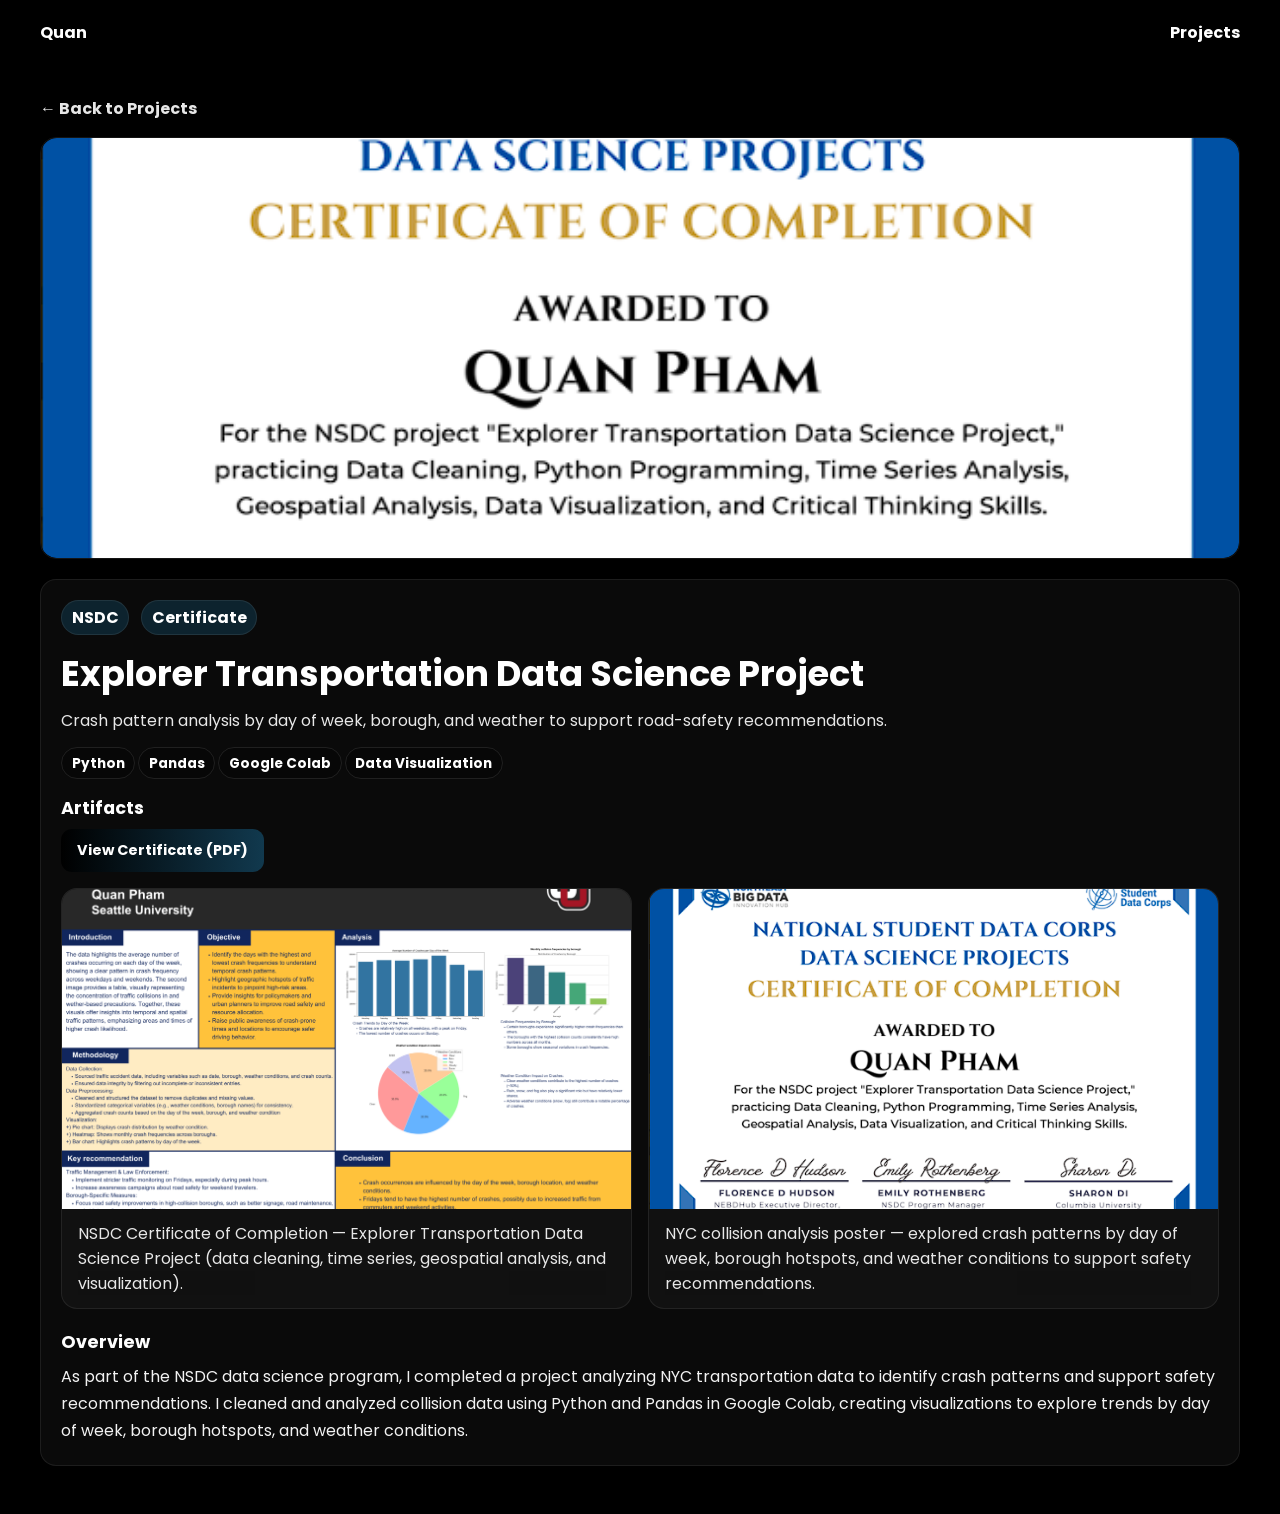
<file: project-data-science.html>
<!DOCTYPE html>
<html lang="en">
  <head>
    <meta charset="UTF-8" />
    <meta name="viewport" content="width=device-width, initial-scale=1.0" />
    <link rel="stylesheet" href="style.css" />
    <title>Explorer Transportation Data Science | Quan Portfolio</title>
  </head>

  <body>
    <header class="l-header">
      <nav class="nav bd-grid">
        <div><a href="index.html" class="nav__logo">Quan</a></div>
        <div class="nav__menu" id="nav-menu">
          <ul class="nav__list">
            <li class="nav__item"><a href="index.html#projects" class="nav__link">Projects</a></li>
          </ul>
        </div>
      </nav>
    </header>

    <main class="bd-grid project-page">
      <a class="back-link" href="index.html#projects">← Back to Projects</a>

      <section class="project-hero">
        <img src="assets/img/ds-poster.png" alt="Scientific Research Poster" />
      </section>

      <section class="project-detail">
        <div class="project__meta">
          <span class="project__event">NSDC</span>
          <span class="project__year">Certificate</span>
        </div>

        <h1 class="project-detail__title">Explorer Transportation Data Science Project</h1>
        <p class="project-detail__tagline">
          Crash pattern analysis by day of week, borough, and weather to support road-safety recommendations.
        </p>

        <div class="project__chips">
          <span class="chip">Python</span>
          <span class="chip">Pandas</span>
          <span class="chip">Google Colab</span>
          <span class="chip">Data Visualization</span>
        </div>

        <h2 class="project-detail__section-title">Artifacts</h2>
        <div class="project-detail__links">
          <a class="link-btn" href="assets/nsdc-certificate.pdf" target="_blank" rel="noopener noreferrer">
            View Certificate (PDF)
          </a>
        </div>

        <div class="detail-gallery">
  <figure class="detail-card">
    <img class="zoomable" src="assets/img/nsdc-certificate.png" alt="NSDC Certificate of Completion" />
    <figcaption class="detail-caption">
      NSDC Certificate of Completion — Explorer Transportation Data Science Project (data cleaning, time series, geospatial analysis, and visualization).
    </figcaption>
  </figure>

  <figure class="detail-card">
    <img class="zoomable" src="assets/img/ds-poster.png" alt="NYC collision analysis poster" />
    <figcaption class="detail-caption">
      NYC collision analysis poster — explored crash patterns by day of week, borough hotspots, and weather conditions to support safety recommendations.
    </figcaption>
  </figure>
</div>

        <h2 class="project-detail__section-title">Overview</h2>
        <p class="project-detail__text">
          As part of the NSDC data science program, I completed a project analyzing NYC transportation data to identify crash patterns and support safety recommendations. I cleaned and analyzed collision data using Python and Pandas in Google Colab, creating visualizations to explore trends by day of week, borough hotspots, and weather conditions.
      </section>
    </main>
    <script src="lightbox.js"></script>
  </body>
</html>
</file>
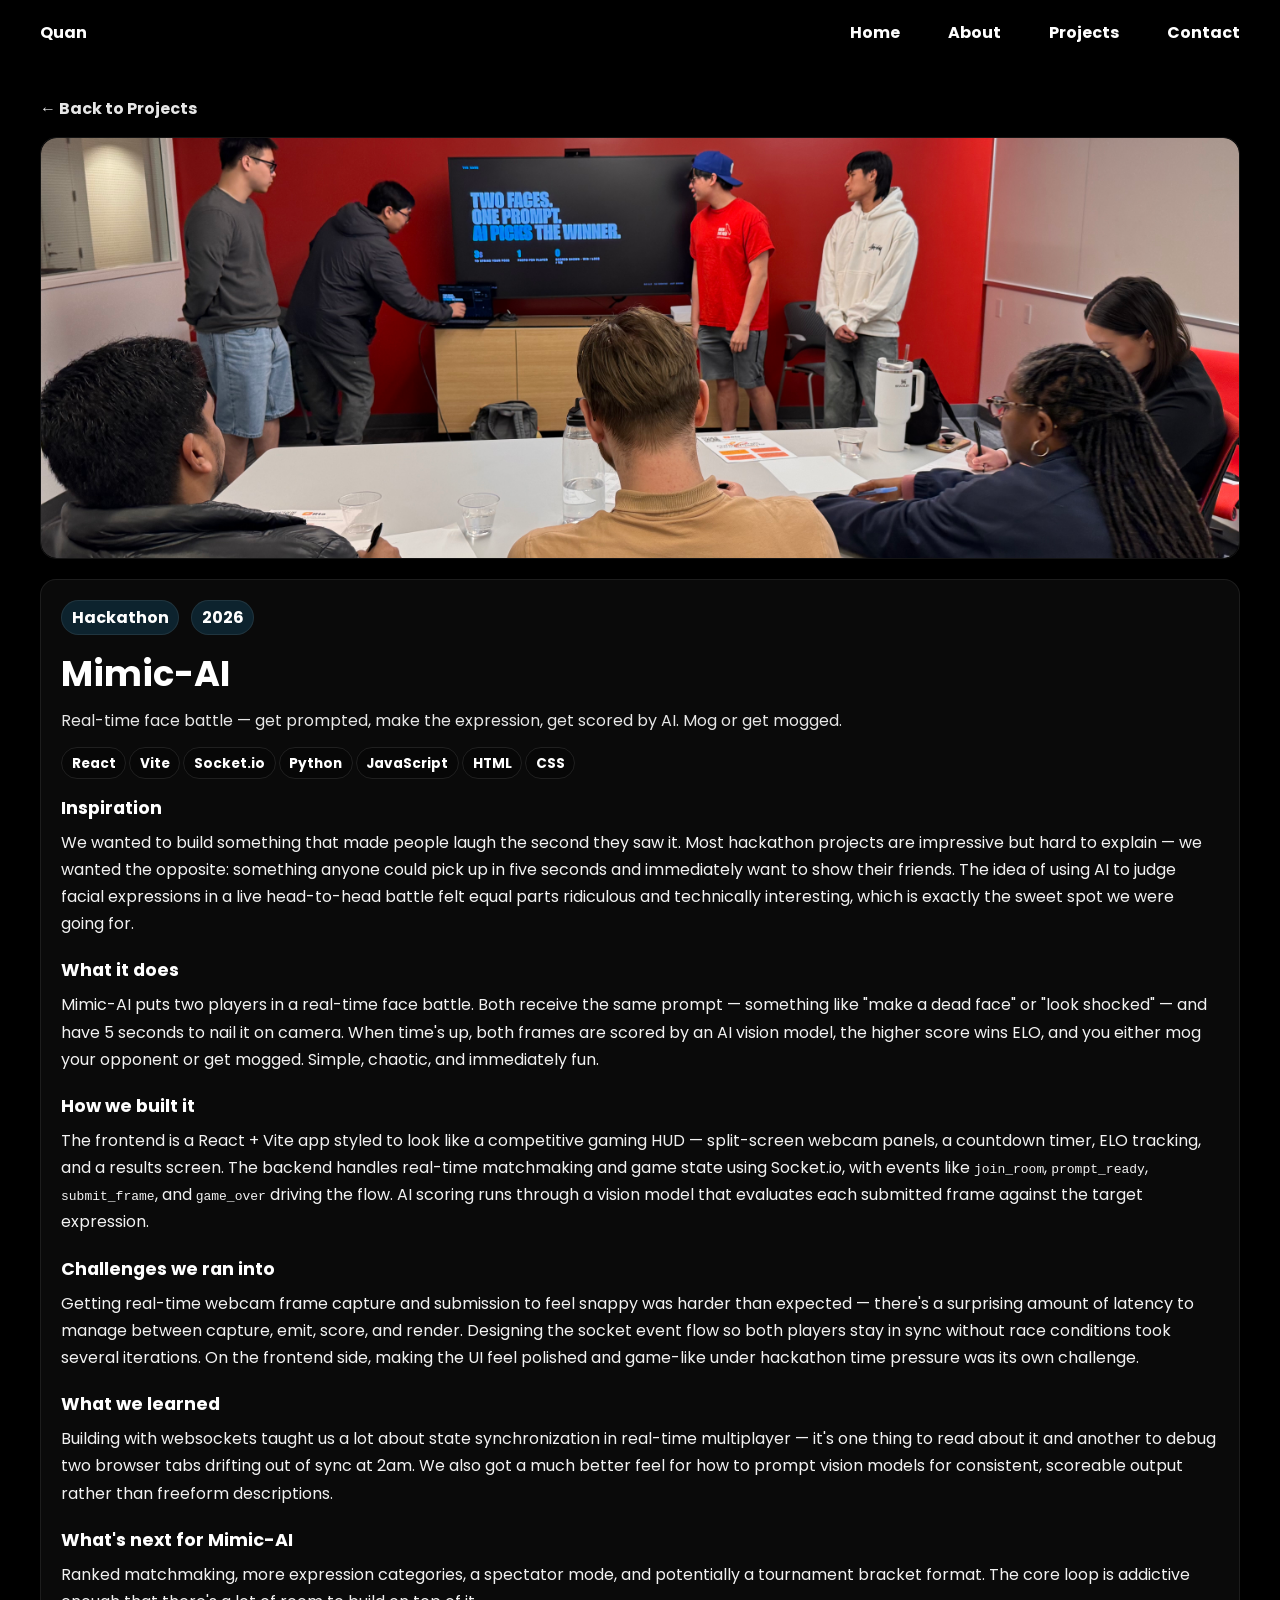
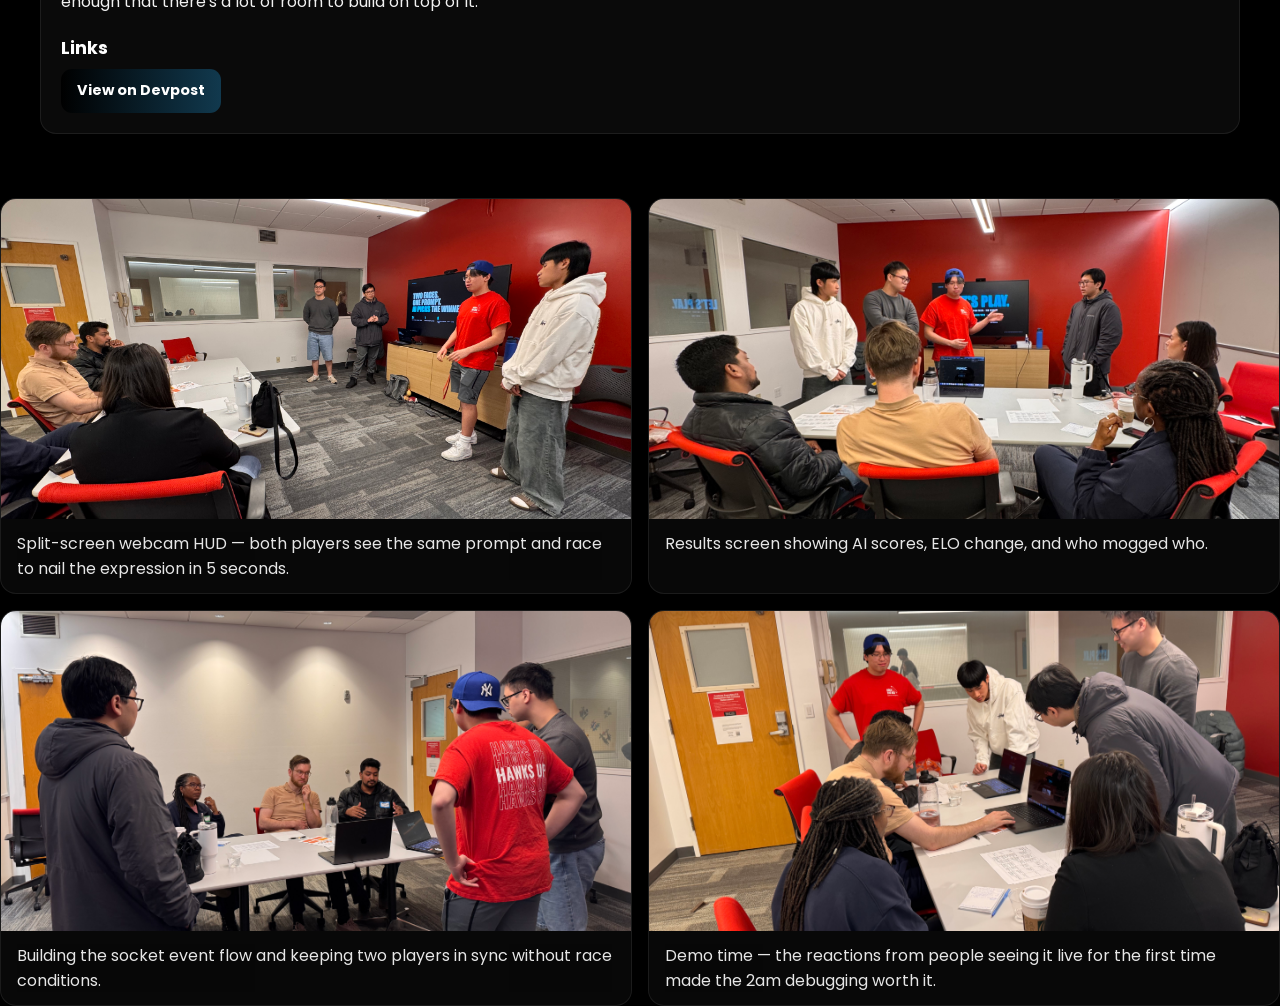
<file: project-mimic-ai.html>
<!DOCTYPE html>
<html lang="en">
  <head>
    <meta charset="UTF-8" />
    <meta name="viewport" content="width=device-width, initial-scale=1.0" />
    <link rel="stylesheet" href="style.css" />
    <title>Mimic-AI | Quan Portfolio</title>
  </head>

  <body>
    <!-- HEADER -->
    <header class="l-header">
      <nav class="nav bd-grid">
        <div>
          <a href="index.html" class="nav__logo">Quan</a>
        </div>

        <div class="nav__menu" id="nav-menu">
          <ul class="nav__list">
            <li class="nav__item"><a href="index.html" class="nav__link">Home</a></li>
            <li class="nav__item"><a href="index.html#about" class="nav__link">About</a></li>
            <li class="nav__item"><a href="index.html#projects" class="nav__link">Projects</a></li>
            <li class="nav__item"><a href="index.html#contact" class="nav__link">Contact</a></li>
          </ul>
        </div>
      </nav>
    </header>

    <main class="bd-grid project-page">
      <a class="back-link" href="index.html#projects">← Back to Projects</a>

      <section class="project-hero">
        <img class="zoomable" src="assets/img/AWS1.jpeg" alt="Mimic-AI banner" />
      </section>

      <section class="project-detail">
        <div class="project-detail__header">
          <div class="project__meta">
            <span class="project__event">Hackathon</span>
            <span class="project__year">2026</span>
          </div>

          <h1 class="project-detail__title">Mimic-AI</h1>
          <p class="project-detail__tagline">
            Real-time face battle — get prompted, make the expression, get scored by AI. Mog or get mogged.
          </p>

          <div class="project__chips">
            <span class="chip">React</span>
            <span class="chip">Vite</span>
            <span class="chip">Socket.io</span>
            <span class="chip">Python</span>
            <span class="chip">JavaScript</span>
            <span class="chip">HTML</span>
            <span class="chip">CSS</span>
          </div>
        </div>

        <div class="project-detail__body">
          <h2 class="project-detail__section-title">Inspiration</h2>
          <p class="project-detail__text">
            We wanted to build something that made people laugh the second they saw it. Most hackathon projects
            are impressive but hard to explain — we wanted the opposite: something anyone could pick up in five
            seconds and immediately want to show their friends. The idea of using AI to judge facial expressions
            in a live head-to-head battle felt equal parts ridiculous and technically interesting, which is
            exactly the sweet spot we were going for.
          </p>

          <h2 class="project-detail__section-title">What it does</h2>
          <p class="project-detail__text">
            Mimic-AI puts two players in a real-time face battle. Both receive the same prompt — something like
            "make a dead face" or "look shocked" — and have 5 seconds to nail it on camera. When time's up,
            both frames are scored by an AI vision model, the higher score wins ELO, and you either mog your
            opponent or get mogged. Simple, chaotic, and immediately fun.
          </p>

          <h2 class="project-detail__section-title">How we built it</h2>
          <p class="project-detail__text">
            The frontend is a React + Vite app styled to look like a competitive gaming HUD — split-screen
            webcam panels, a countdown timer, ELO tracking, and a results screen. The backend handles real-time
            matchmaking and game state using Socket.io, with events like <code>join_room</code>,
            <code>prompt_ready</code>, <code>submit_frame</code>, and <code>game_over</code> driving the flow.
            AI scoring runs through a vision model that evaluates each submitted frame against the target
            expression.
          </p>

          <h2 class="project-detail__section-title">Challenges we ran into</h2>
          <p class="project-detail__text">
            Getting real-time webcam frame capture and submission to feel snappy was harder than expected —
            there's a surprising amount of latency to manage between capture, emit, score, and render.
            Designing the socket event flow so both players stay in sync without race conditions took several
            iterations. On the frontend side, making the UI feel polished and game-like under hackathon time
            pressure was its own challenge.
          </p>

          <h2 class="project-detail__section-title">What we learned</h2>
          <p class="project-detail__text">
            Building with websockets taught us a lot about state synchronization in real-time multiplayer —
            it's one thing to read about it and another to debug two browser tabs drifting out of sync at 2am.
            We also got a much better feel for how to prompt vision models for consistent, scoreable output
            rather than freeform descriptions.
          </p>

          <h2 class="project-detail__section-title">What's next for Mimic-AI</h2>
          <p class="project-detail__text">
            Ranked matchmaking, more expression categories, a spectator mode, and potentially a tournament
            bracket format. The core loop is addictive enough that there's a lot of room to build on top of it.
          </p>

          <h2 class="project-detail__section-title">Links</h2>
          <div class="project-detail__links">
            <a class="link-btn" href="https://devpost.com/software/mimic-ai" target="_blank" rel="noopener noreferrer">
              View on Devpost
            </a>
          </div>
        </div>
      </section>
    </main>

    <div class="detail-gallery">
      <figure class="detail-card">
        <img class="zoomable" src="assets/img/AWS2.jpeg" alt="Mimic-AI gameplay screenshot" />
        <figcaption class="detail-caption">
          Split-screen webcam HUD — both players see the same prompt and race to nail the expression in 5 seconds.
        </figcaption>
      </figure>

      <figure class="detail-card">
        <img class="zoomable" src="assets/img/AWS3.jpeg" alt="Mimic-AI results screen" />
        <figcaption class="detail-caption">
          Results screen showing AI scores, ELO change, and who mogged who.
        </figcaption>
      </figure>

      <figure class="detail-card">
        <img class="zoomable" src="assets/img/AWS4.jpeg" alt="Team building Mimic-AI" />
        <figcaption class="detail-caption">
          Building the socket event flow and keeping two players in sync without race conditions.
        </figcaption>
      </figure>

      <figure class="detail-card">
        <img class="zoomable" src="assets/img/AWS5.jpeg" alt="Mimic-AI demo" />
        <figcaption class="detail-caption">
          Demo time — the reactions from people seeing it live for the first time made the 2am debugging worth it.
        </figcaption>
      </figure>
    </div>

    <script src="lightbox.js"></script>
  </body>
</html>
</file>
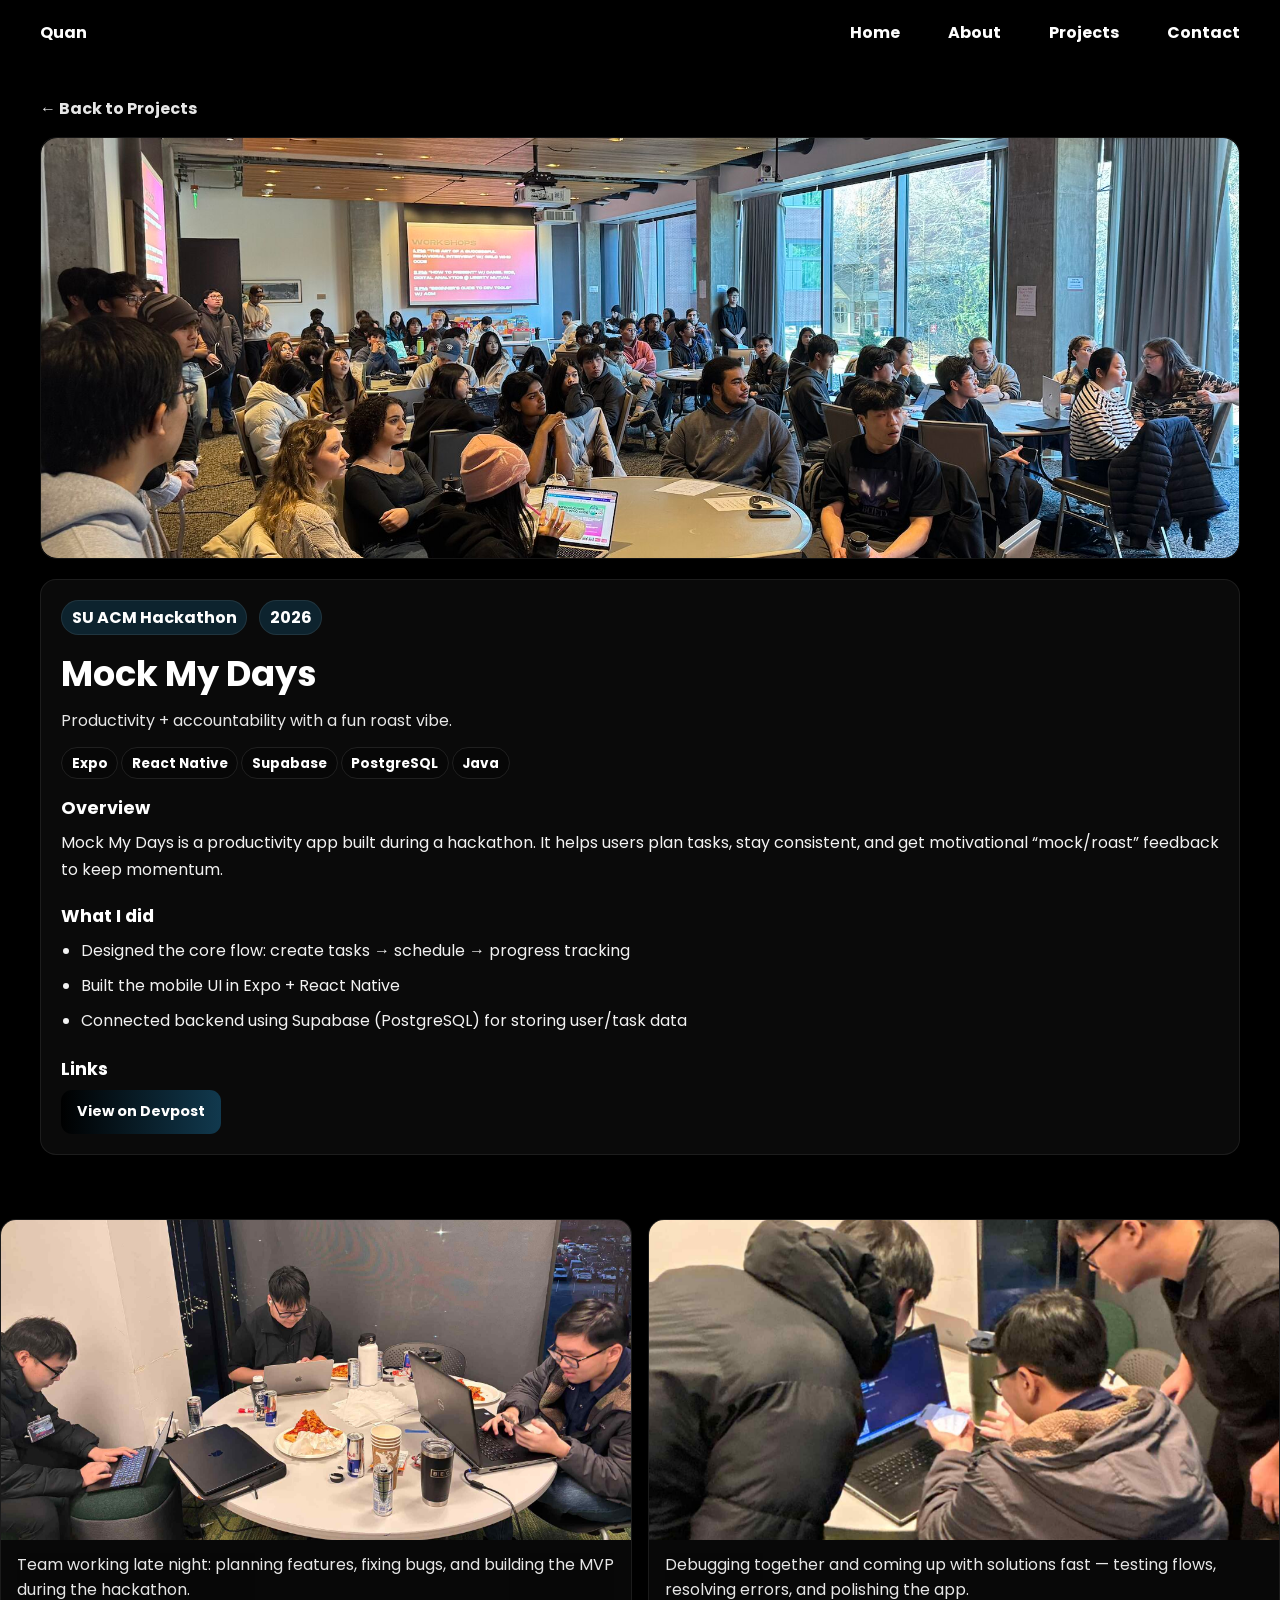
<file: project-mock-my-days.html>
<!-- project-mock-my-days.html (FULL) -->
<!DOCTYPE html>
<html lang="en">
  <head>
    <meta charset="UTF-8" />
    <meta name="viewport" content="width=device-width, initial-scale=1.0" />
    <link rel="stylesheet" href="style.css" />
    <title>Mock My Days | Quan Portfolio</title>
  </head>

  <body>
    <!-- HEADER (simple) -->
    <header class="l-header">
      <nav class="nav bd-grid">
        <div>
          <a href="index.html" class="nav__logo">Quan</a>
        </div>

        <div class="nav__menu" id="nav-menu">
          <ul class="nav__list">
            <li class="nav__item"><a href="index.html" class="nav__link">Home</a></li>
            <li class="nav__item"><a href="index.html#about" class="nav__link">About</a></li>
            <li class="nav__item"><a href="index.html#projects" class="nav__link">Projects</a></li>
            <li class="nav__item"><a href="index.html#contact" class="nav__link">Contact</a></li>
          </ul>
        </div>
      </nav>
    </header>

    <main class="bd-grid project-page">
      <a class="back-link" href="index.html#projects">← Back to Projects</a>

      <section class="project-hero">
        <img class="zoomable" src="assets/img/mock-my-day-1.jpg" alt="Mock My Days banner" />
      </section>

      <section class="project-detail">
        <div class="project-detail__header">
          <div class="project__meta">
            <span class="project__event">SU ACM Hackathon</span>
            <span class="project__year">2026</span>
          </div>

          <h1 class="project-detail__title">Mock My Days</h1>
          <p class="project-detail__tagline">
            Productivity + accountability with a fun roast vibe.
          </p>

          <div class="project__chips">
            <span class="chip">Expo</span>
            <span class="chip">React Native</span>
            <span class="chip">Supabase</span>
            <span class="chip">PostgreSQL</span>
            <span class="chip">Java</span>
          </div>
        </div>

        <div class="project-detail__body">
          <h2 class="project-detail__section-title">Overview</h2>
          <p class="project-detail__text">
            Mock My Days is a productivity app built during a hackathon. It helps users plan tasks,
            stay consistent, and get motivational “mock/roast” feedback to keep momentum.
          </p>

          <h2 class="project-detail__section-title">What I did</h2>
          <ul class="project-detail__list">
            <li>Designed the core flow: create tasks → schedule → progress tracking</li>
            <li>Built the mobile UI in Expo + React Native</li>
            <li>Connected backend using Supabase (PostgreSQL) for storing user/task data</li>
          </ul>

          <h2 class="project-detail__section-title">Links</h2>
          <div class="project-detail__links">
            <a class="link-btn" href="https://devpost.com/software/mock-my-days" target="_blank" rel="noopener noreferrer">
              View on Devpost
            </a>
          </div>
        </div>
      </section>
    </main>
    <script src="lightbox.js"></script>
  </body>
</html>
<div class="detail-gallery">
  <figure class="detail-card">
    <img class="zoomable" src="assets/img/mock-my-day-2.jpg" alt="Team working on Mock My Days" />
    <figcaption class="detail-caption">
      Team working late night: planning features, fixing bugs, and building the MVP during the hackathon.
    </figcaption>
  </figure>

  <figure class="detail-card">
    <img class="zoomable" src="assets/img/mock-my-day-3.jpg" alt="Team debugging Mock My Days" />
    <figcaption class="detail-caption">
      Debugging together and coming up with solutions fast — testing flows, resolving errors, and polishing the app.
    </figcaption>
  </figure>
</div>
</file>
<file: style.css>
@import url("https://fonts.googleapis.com/css2?family=Poppins:wght@400;700&display=swap");

:root {
  --first-color: #11394e;
  --black-color: #000;
  --white-color: #fff;

  --body-font: "Poppins", sans-serif;
  --h1-font-size: 2.5rem;
  --h2-font-size: 1rem;
  --normal-font-size: 0.93rem;
  --small-font-size: 0.81rem;

  --z-fixed: 100;
  --z-modal: 1000;
}

@media screen and (min-width: 768px) {
  :root {
    --h1-font-size: 4.5rem;
    --h2-font-size: 2rem;
    --normal-font-size: 1rem;
    --small-font-size: 1.37rem;
  }
}

*,
::before,
::after {
  box-sizing: border-box;
}

html {
  scroll-behavior: smooth;
}

body {
  margin: 3rem 0 0 0;
  font-family: var(--body-font);
  background-color: var(--black-color);
  color: var(--white-color);
  font-weight: 700;
}

h1,
h2,
h3,
p {
  margin: 0;
}

ul {
  margin: 0;
  padding: 0;
  list-style: none;
}

a {
  text-decoration: none;
  color: inherit;
}

img {
  max-width: 100%;
  height: auto;
}

.bd-grid {
  max-width: 1200px;
  margin-left: 1rem;
  margin-right: 1rem;
}

@media screen and (min-width: 1200px) {
  .bd-grid {
    margin-left: auto;
    margin-right: auto;
  }
}

/* HEADER */
.l-header {
  width: 100%;
  position: fixed;
  top: 0;
  left: 0;
  z-index: var(--z-fixed);
  background-color: var(--black-color);
}

/* NAV */
.nav {
  height: 3rem;
  display: flex;
  justify-content: space-between;
  align-items: center;
}

.nav__logo {
  font-size: var(--normal-font-size);
  color: var(--white-color);
}

.nav__toggle {
  font-size: 1.5rem;
  cursor: pointer;
}

@media screen and (max-width: 768px) {
  .nav__menu {
    position: fixed;
    top: -100%;
    left: 0;
    background-image: linear-gradient(var(--black-color), var(--first-color));
    width: 100%;
    height: 45%;
    padding: 1.5rem;
    border-radius: 0 0 1rem 1rem;
    transition: 0.5s;
  }
}

.nav__list {
  text-align: center;
}

.nav__item {
  margin-bottom: 2rem;
}

.nav__link {
  color: var(--white-color);
}

.nav__link:hover {
  position: relative;
}

.nav__link:hover::after {
  position: absolute;
  content: "";
  width: 1.5rem;
  height: 0.1875rem;
  left: 0.125rem;
  top: 2.125rem;
  background-color: var(--first-color);
}

.show {
  top: 3rem;
}

/* HOME */
.l-main {
  height: calc(100vh - 3rem);
}

.home {
  display: grid;
  grid-template-columns: 1fr;
  align-content: space-around;
  row-gap: 2.3rem;
  height: 100%;
}

.home__information {
  padding-left: 1.5rem;
  border-left: 5px solid var(--white-color);
}

.home__pressent {
  font-size: var(--small-font-size);
}

.home__title {
  font-size: var(--h1-font-size);
}

.home__skill {
  font-size: var(--h2-font-size);
}

.home__button {
  display: inline-block;
  margin-top: 1.5rem;
  font-size: 0.75rem;
  color: var(--white-color);
  padding: 0.625rem 1rem;
  border-radius: 0.25rem;
  background-image: linear-gradient(to right, var(--black-color), var(--first-color));
}

.home__img {
  position: absolute;
  right: 0;
  bottom: 0;
  width: 291px;
}

.home__img img {
  width: 600px;
  border-radius: 20px;
  object-fit: cover;
  box-shadow: 0 0 30px rgba(255, 255, 255, 0.1);
  -webkit-mask-image: linear-gradient(to bottom, rgba(0, 0, 0, 1) 60%, rgba(0, 0, 0, 0));
  mask-image: linear-gradient(to bottom, rgba(0, 0, 0, 1) 60%, rgba(0, 0, 0, 0));
  transition: transform 0.4s ease, box-shadow 0.4s ease;
}

.home__img img:hover {
  transform: scale(1.03);
  box-shadow: 0 0 50px rgba(17, 57, 78, 0.6);
}

.home__social {
  display: flex;
  flex-direction: column;
  padding-bottom: 1rem;
}

.home__social-icon {
  margin-bottom: 2rem;
  font-size: 1.33rem;
  cursor: pointer;
}

.home__social-icon:hover {
  color: var(--first-color);
}

/* SECTIONS */
.section {
  padding: 4rem 0 2rem;
}

.section-title {
  font-size: var(--h2-font-size);
  margin-bottom: 1.25rem;
  text-align: center;
}

/* ABOUT */
.about__container {
  display: grid;
  grid-template-columns: repeat(auto-fit, minmax(250px, 1fr));
  align-items: center;
  gap: 2rem;
}

.about__img img {
  width: 100%;
  border-radius: 0.5rem;
  object-fit: cover;
  transition: transform 0.4s ease, box-shadow 0.4s ease;
}

.about__img img:hover {
  transform: scale(1.03);
  box-shadow: 0 8px 32px rgba(17, 57, 78, 0.5);
}

.about__subtitle {
  font-size: 2rem;
  margin-bottom: 1rem;
}

.about__text {
  font-size: var(--normal-font-size);
  margin-bottom: 1rem;
  line-height: 1.6;
  font-weight: 400;
}

.about__hobbies {
  margin-top: 1.25rem;
}

.about__hobbies-title {
  font-size: var(--normal-font-size);
  font-weight: 700;
  margin-bottom: 0.5rem;
}

.about__hobbies-list {
  list-style: none;
  padding: 0;
  display: flex;
  flex-direction: column;
  gap: 0.35rem;
}

.about__hobbies-list li {
  font-size: var(--normal-font-size);
  font-weight: 400;
  opacity: 0.9;
  padding-left: 1rem;
  position: relative;
}

.about__hobbies-list li::before {
  content: "→";
  position: absolute;
  left: 0;
  color: var(--first-color);
}

.about__quote {
  margin: 1.5rem 0 0;
  padding: 0.75rem 1rem;
  border-left: 3px solid var(--first-color);
  font-size: var(--normal-font-size);
  font-weight: 400;
  font-style: italic;
  opacity: 0.85;
  line-height: 1.6;
}

.about__skills-wrap {
  margin-top: 2.5rem;
}

.about__skills-title {
  font-size: 1.1rem;
  margin-bottom: 1rem;
  text-align: center;
}

.about__skills-grid {
  display: flex;
  flex-wrap: wrap;
  gap: 0.5rem;
  justify-content: center;
}

/* CONTACT */
.contact__info {
  text-align: center;
}

.contact__subtitle {
  font-size: var(--h2-font-size);
  margin-bottom: 0.5rem;
}

.contact__text {
  display: block;
  font-size: var(--normal-font-size);
  margin-bottom: 0.25rem;
  font-weight: 400;
}

/* LEETCODE */
.leetcode__lead {
  text-align: center;
  max-width: 520px;
  margin: 0 auto 2rem;
  font-weight: 400;
  opacity: 0.85;
}

/* Stat cards row */
.leetcode__stats {
  display: flex;
  justify-content: center;
  flex-wrap: wrap;
  gap: 1rem;
  margin-bottom: 2rem;
}

.lc-stat-card {
  background: rgba(255, 255, 255, 0.04);
  border: 1px solid rgba(255, 255, 255, 0.08);
  border-radius: 1rem;
  padding: 1.1rem 2rem;
  display: flex;
  flex-direction: column;
  align-items: center;
  gap: 0.25rem;
  min-width: 90px;
  transition: transform 0.3s ease, box-shadow 0.3s ease;
}

.lc-stat-card:hover {
  transform: translateY(-3px);
  box-shadow: 0 8px 32px rgba(17, 57, 78, 0.45);
}

.lc-stat-card--loading .lc-stat__num {
  opacity: 0.4;
}

.lc-stat__num {
  font-size: 1.8rem;
  font-weight: 700;
  line-height: 1;
}

.lc-stat__lbl {
  font-size: 0.8rem;
  font-weight: 400;
  opacity: 0.65;
  text-transform: uppercase;
  letter-spacing: 0.05em;
}

#lc-easy   .lc-stat__num { color: #00b8a3; }
#lc-medium .lc-stat__num { color: #ffc01e; }
#lc-hard   .lc-stat__num { color: #ff375f; }

/* Calendar */
.leetcode__calendar-wrap {
  background: rgba(255, 255, 255, 0.04);
  border: 1px solid rgba(255, 255, 255, 0.08);
  border-radius: 1rem;
  padding: 1.25rem;
  overflow: hidden;
}

.lc-calendar-header {
  display: flex;
  justify-content: space-between;
  align-items: center;
  margin-bottom: 1rem;
  flex-wrap: wrap;
  gap: 0.5rem;
}

.lc-calendar-title {
  font-size: 0.9rem;
  font-weight: 700;
  opacity: 0.9;
}

.lc-calendar-count {
  font-size: 0.8rem;
  font-weight: 400;
  opacity: 0.55;
}

/* Year selector buttons */
.year-btns {
  display: flex;
  gap: 0.4rem;
  flex-wrap: wrap;
  margin-bottom: 0.9rem;
}

.year-btn {
  background: rgba(255, 255, 255, 0.05);
  border: 1px solid rgba(255, 255, 255, 0.1);
  border-radius: 999px;
  color: var(--white-color);
  font-family: var(--body-font);
  font-size: 0.8rem;
  font-weight: 700;
  padding: 0.25rem 0.75rem;
  cursor: pointer;
  transition: background 0.2s ease, border-color 0.2s ease;
}

.year-btn:hover {
  background: rgba(17, 57, 78, 0.5);
  border-color: rgba(17, 57, 78, 0.8);
}

.year-btn--active {
  background: var(--first-color);
  border-color: var(--first-color);
}

.lc-heatmap {
  overflow-x: auto;
  padding-bottom: 0.25rem;
}

.lc-heatmap__grid {
  display: flex;
  gap: 3px;
  width: max-content;
}

.lc-heatmap__col {
  display: flex;
  flex-direction: column;
  gap: 3px;
}

.lc-heatmap__cell {
  width: 12px;
  height: 12px;
  border-radius: 2px;
  background: rgba(255, 255, 255, 0.06);
  cursor: default;
  transition: opacity 0.15s ease;
}

.lc-heatmap__cell:hover {
  opacity: 0.75;
}

.lc-heatmap__cell[data-level="1"] { background: #0e4429; }
.lc-heatmap__cell[data-level="2"] { background: #006d32; }
.lc-heatmap__cell[data-level="3"] { background: #26a641; }
.lc-heatmap__cell[data-level="4"] { background: #39d353; }

.lc-heatmap__loading,
.lc-heatmap__error {
  font-size: 0.85rem;
  font-weight: 400;
  opacity: 0.5;
  text-align: center;
  padding: 1.5rem 0;
}

/* Legend */
.lc-legend {
  display: flex;
  align-items: center;
  gap: 4px;
  justify-content: flex-end;
  margin-top: 0.75rem;
}

.lc-legend__lbl {
  font-size: 0.75rem;
  font-weight: 400;
  opacity: 0.5;
}

.lc-legend__cell {
  display: inline-block;
  width: 12px;
  height: 12px;
  border-radius: 2px;
  background: rgba(255, 255, 255, 0.06);
}

.lc-legend__cell[data-level="1"] { background: #0e4429; }
.lc-legend__cell[data-level="2"] { background: #006d32; }
.lc-legend__cell[data-level="3"] { background: #26a641; }
.lc-legend__cell[data-level="4"] { background: #39d353; }

.gh-contrib-wrap {
  background: rgba(255, 255, 255, 0.04);
  border: 1px solid rgba(255, 255, 255, 0.08);
  border-radius: 1rem;
  padding: 1.25rem;
  overflow: hidden;
  margin-top: 1.5rem;
}

.leetcode__link-wrap {
  display: flex;
  justify-content: center;
  gap: 1rem;
  margin-top: 1.5rem;
  flex-wrap: wrap;
}

/* PROJECTS GRID (BANNER ONLY) */
.projects__lead {
  text-align: center;
  max-width: 720px;
  margin: 0 auto 2rem;
  font-weight: 400;
  line-height: 1.6;
  opacity: 0.9;
}

.projects__grid {
  display: grid;
  grid-template-columns: 1fr;
  gap: 1.25rem;
}

.project-banner {
  position: relative;
  display: block;
  border-radius: 1rem;
  overflow: hidden;
  border: 1px solid rgba(255, 255, 255, 0.08);
}

.project-banner__img img {
  width: 100%;
  height: 360px;
  object-fit: cover;
  display: block;
  transition: transform 0.25s ease;
}

.project-banner__overlay {
  position: absolute;
  inset: 0;
  padding: 1.25rem;
  display: flex;
  flex-direction: column;
  justify-content: flex-end;
  gap: 0.75rem;
  background: linear-gradient(
    to top,
    rgba(0, 0, 0, 0.85) 0%,
    rgba(0, 0, 0, 0.15) 60%,
    rgba(0, 0, 0, 0) 100%
  );
}

.project-banner__top {
  display: flex;
  gap: 0.5rem;
  flex-wrap: wrap;
}

.pill {
  padding: 0.25rem 0.6rem;
  border-radius: 999px;
  background: rgba(17, 57, 78, 0.6);
  border: 1px solid rgba(255, 255, 255, 0.1);
  font-weight: 700;
  font-size: 0.9rem;
}

.project-banner__title {
  font-size: 1.6rem;
}

.project-banner__chips {
  display: flex;
  flex-wrap: wrap;
  gap: 0.5rem;
}

.chip {
  font-size: 0.85rem;
  padding: 0.35rem 0.6rem;
  border-radius: 999px;
  background: rgba(0, 0, 0, 0.35);
  border: 1px solid rgba(255, 255, 255, 0.1);
  font-weight: 700;
}

.project-banner:hover .project-banner__img img {
  transform: scale(1.03);
}

@media screen and (min-width: 768px) {
  body { margin: 0; }
  .nav { height: 4rem; }
  .nav__list { display: flex; }
  .nav__item { margin-left: 3rem; margin-bottom: 0; }
  .nav__toggle { display: none; }
  .home__social { flex-direction: row; padding-top: 8rem; }
  .home__social-icon { margin-right: 2rem; margin-bottom: 0; }
  .home__img { width: 553px; right: 5%; }
  .projects__grid { grid-template-columns: 1fr 1fr; }
  .project-banner__img img { height: 320px; }
}

/* PROJECT DETAIL PAGES */
.project-page {
  padding-top: 6rem;
  padding-bottom: 3rem;
}

.back-link {
  display: inline-block;
  margin-bottom: 1rem;
  opacity: 0.9;
}

.back-link:hover {
  text-decoration: underline;
}

.project-hero {
  overflow: hidden;
  border-radius: 1rem;
  border: 1px solid rgba(255, 255, 255, 0.08);
}

.project-hero img {
  width: 100%;
  height: 420px;
  object-fit: cover;
  border-radius: 1rem;
  display: block;
  transition: transform 0.4s ease, box-shadow 0.4s ease;
}

.project-hero img:hover {
  transform: scale(1.03);
  box-shadow: 0 8px 40px rgba(17, 57, 78, 0.5);
}

.project-detail {
  margin-top: 1.25rem;
  background: rgba(255, 255, 255, 0.04);
  border: 1px solid rgba(255, 255, 255, 0.08);
  border-radius: 1rem;
  padding: 1.25rem;
}

.project__meta {
  display: flex;
  gap: 0.75rem;
  align-items: center;
  margin-bottom: 0.75rem;
}

.project__event,
.project__year {
  padding: 0.25rem 0.6rem;
  border-radius: 999px;
  background: rgba(17, 57, 78, 0.55);
  border: 1px solid rgba(255, 255, 255, 0.08);
  font-weight: 700;
}

.project-detail__title {
  font-size: 2.2rem;
  margin-top: 0.5rem;
}

.project-detail__tagline {
  font-weight: 400;
  opacity: 0.9;
  margin: 0.5rem 0 1rem;
  line-height: 1.6;
}

.project-detail__section-title {
  font-size: 1.1rem;
  margin: 1.25rem 0 0.5rem;
}

.project-detail__text {
  font-weight: 400;
  line-height: 1.7;
  opacity: 0.95;
}

.project-detail__list {
  list-style: disc;
  padding-left: 1.25rem;
  font-weight: 400;
  line-height: 1.8;
  opacity: 0.95;
}

.project-detail__list li {
  margin-bottom: 0.4rem;
}

.project-detail__links {
  margin-top: 0.5rem;
}

.link-btn {
  display: inline-block;
  padding: 0.7rem 1rem;
  border-radius: 0.7rem;
  background-image: linear-gradient(to right, var(--black-color), var(--first-color));
  font-size: 0.9rem;
  font-weight: 700;
}

/* detail gallery */
.detail-gallery {
  display: grid;
  grid-template-columns: 1fr;
  gap: 1rem;
  margin-top: 1rem;
}

.detail-card {
  margin: 0;
  background: rgba(255, 255, 255, 0.03);
  border: 1px solid rgba(255, 255, 255, 0.08);
  border-radius: 1rem;
  overflow: hidden;
}

.detail-card img {
  width: 100%;
  height: 320px;
  object-fit: cover;
  display: block;
  transition: transform 0.4s ease, box-shadow 0.4s ease;
}

.detail-card img:hover {
  transform: scale(1.04);
  box-shadow: 0 8px 32px rgba(17, 57, 78, 0.5);
}

.detail-caption {
  padding: 0.75rem 1rem;
  font-weight: 400;
  opacity: 0.9;
}

@media screen and (min-width: 768px) {
  .detail-gallery { grid-template-columns: 1fr 1fr; }
}
.lightbox {
  position: fixed;
  inset: 0;
  background: rgba(0, 0, 0, 0.9);
  display: none;
  align-items: center;
  justify-content: center;
  padding: 2rem;
  z-index: 9999;
  opacity: 0;
  transition: opacity 0.25s ease;
}

.lightbox.show {
  display: flex;
}

.lightbox.visible {
  opacity: 1;
}

@keyframes lightboxImgIn {
  from { opacity: 0; transform: scale(0.88); }
  to   { opacity: 1; transform: scale(1); }
}

.lightbox.visible .lightbox__img {
  animation: lightboxImgIn 0.3s cubic-bezier(0.22, 1, 0.36, 1) forwards;
}

.lightbox__img {
  max-width: 95vw;
  max-height: 90vh;
  object-fit: contain;
  border-radius: 0.75rem;
  border: 1px solid rgba(255, 255, 255, 0.12);
  background: rgba(255, 255, 255, 0.03);
}

.lightbox__close {
  position: absolute;
  top: 18px;
  right: 18px;
  font-size: 28px;
  padding: 10px 14px;
  border-radius: 999px;
  background: rgba(255, 255, 255, 0.08);
  border: 1px solid rgba(255, 255, 255, 0.12);
  color: white;
  cursor: pointer;
}

.zoomable {
  cursor: pointer;
}
/* MOBILE FIX: make project banners shorter */
@media screen and (max-width: 480px) {
  .project-banner__img img {
    height: 210px;        /* was 360px */
  }

  .project-banner__overlay {
    padding: 0.9rem;      /* smaller padding */
    gap: 0.5rem;
  }

  .project-banner__title {
    font-size: 1.15rem;   /* smaller title */
  }

  .pill {
    font-size: 0.78rem;
    padding: 0.2rem 0.5rem;
  }

  .chip {
    font-size: 0.75rem;
    padding: 0.25rem 0.5rem;
  }
}
</file>
